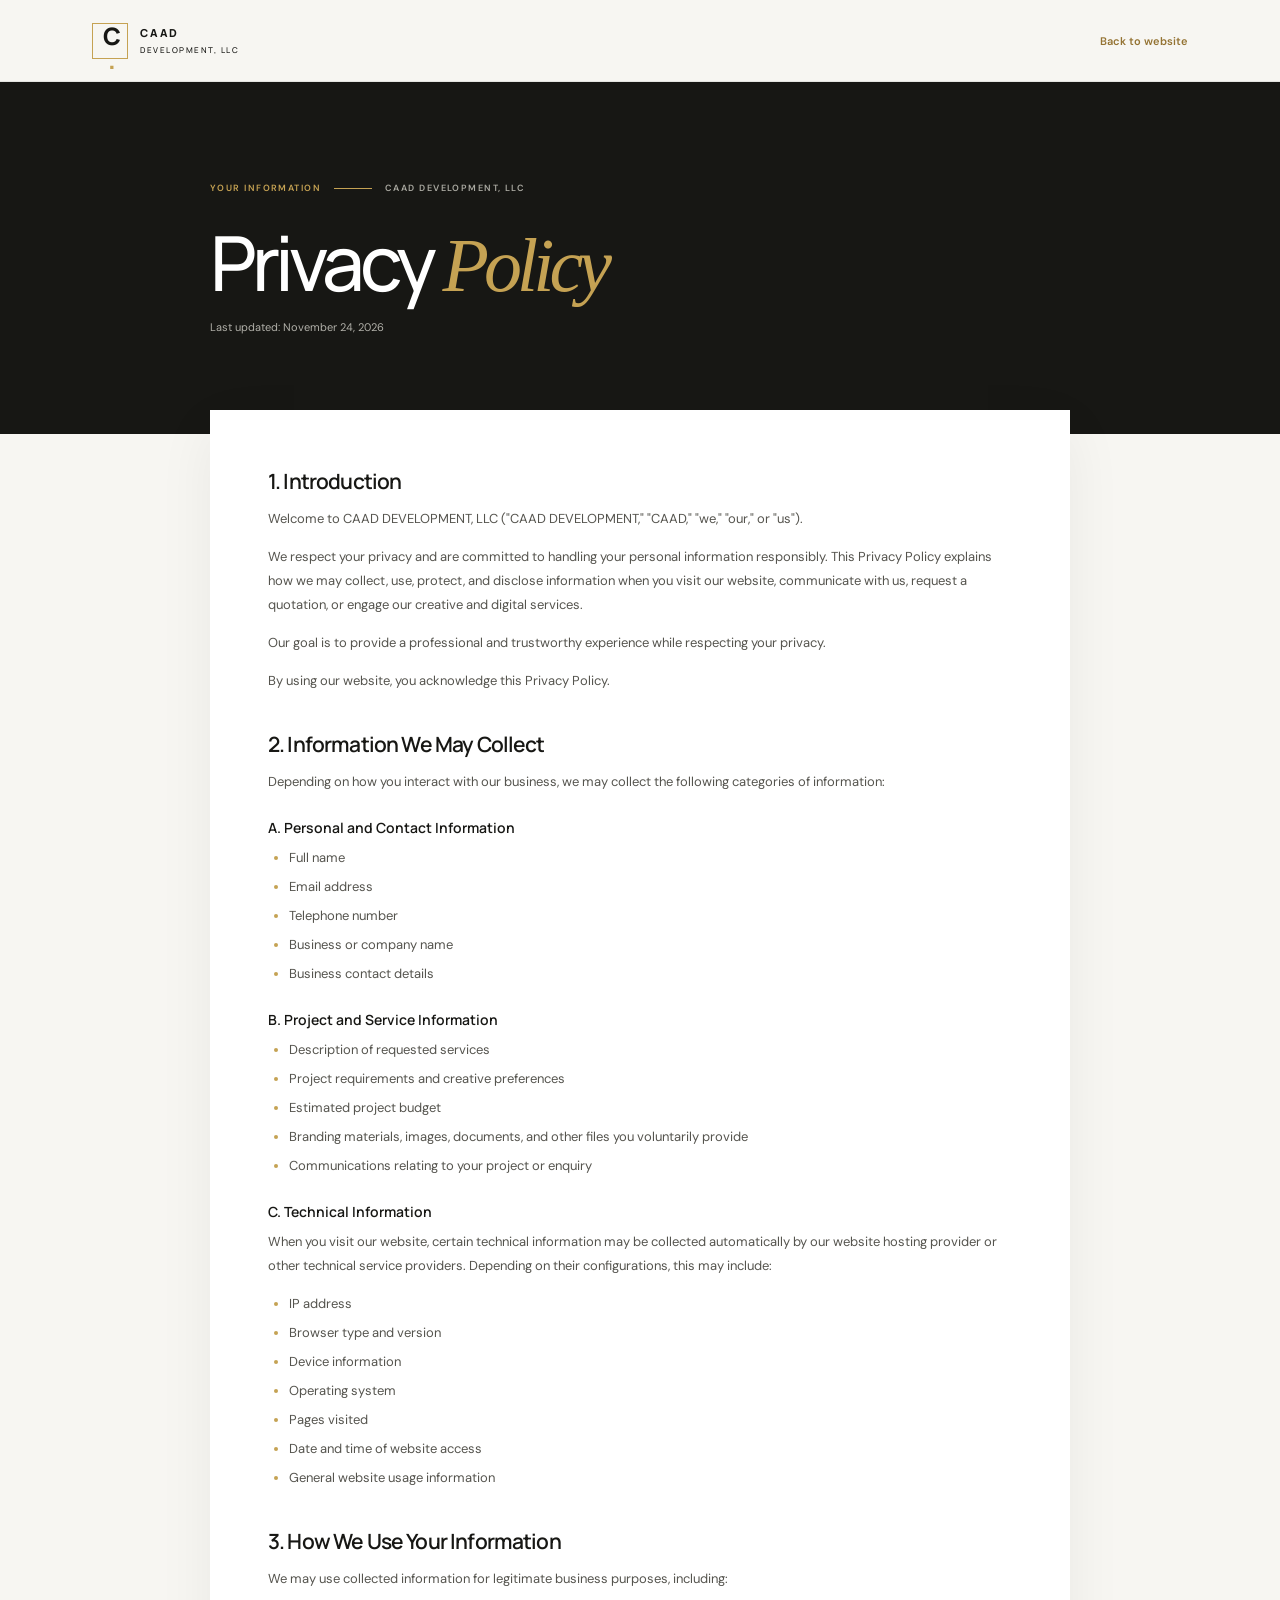
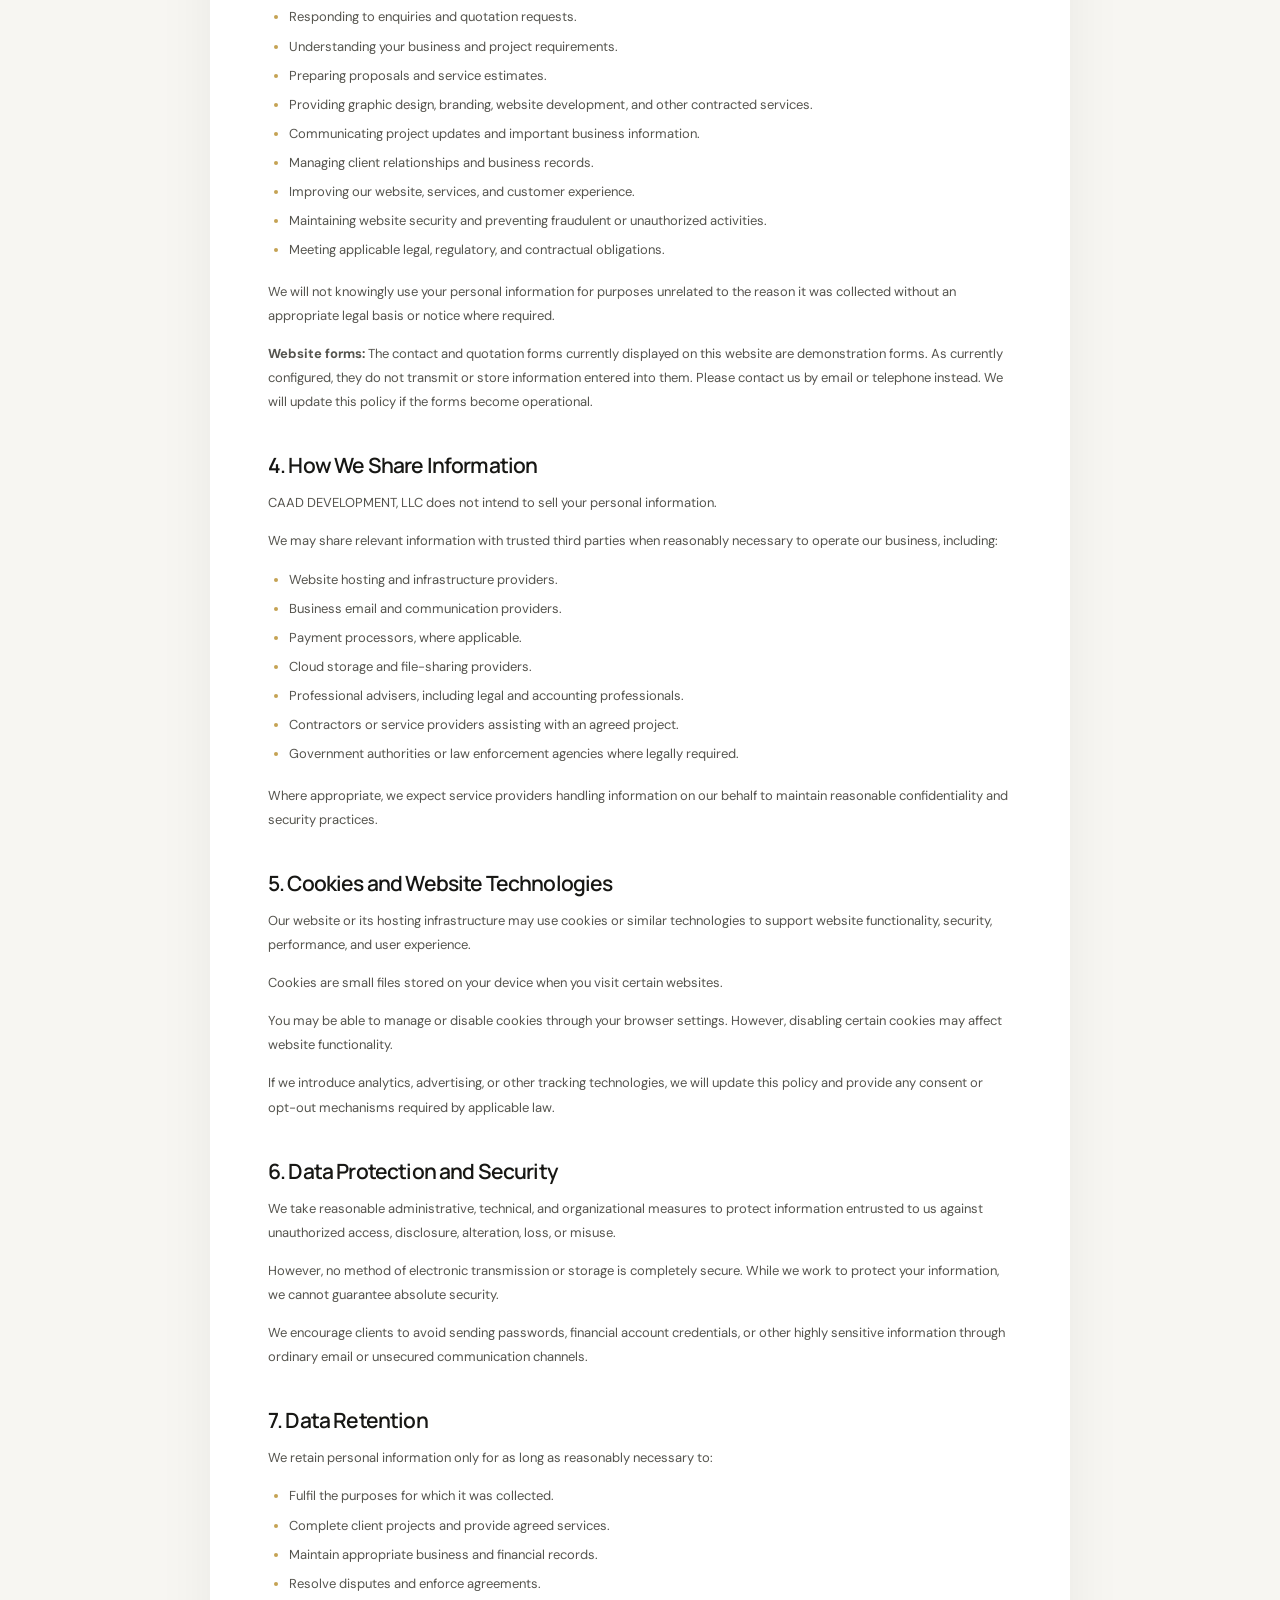
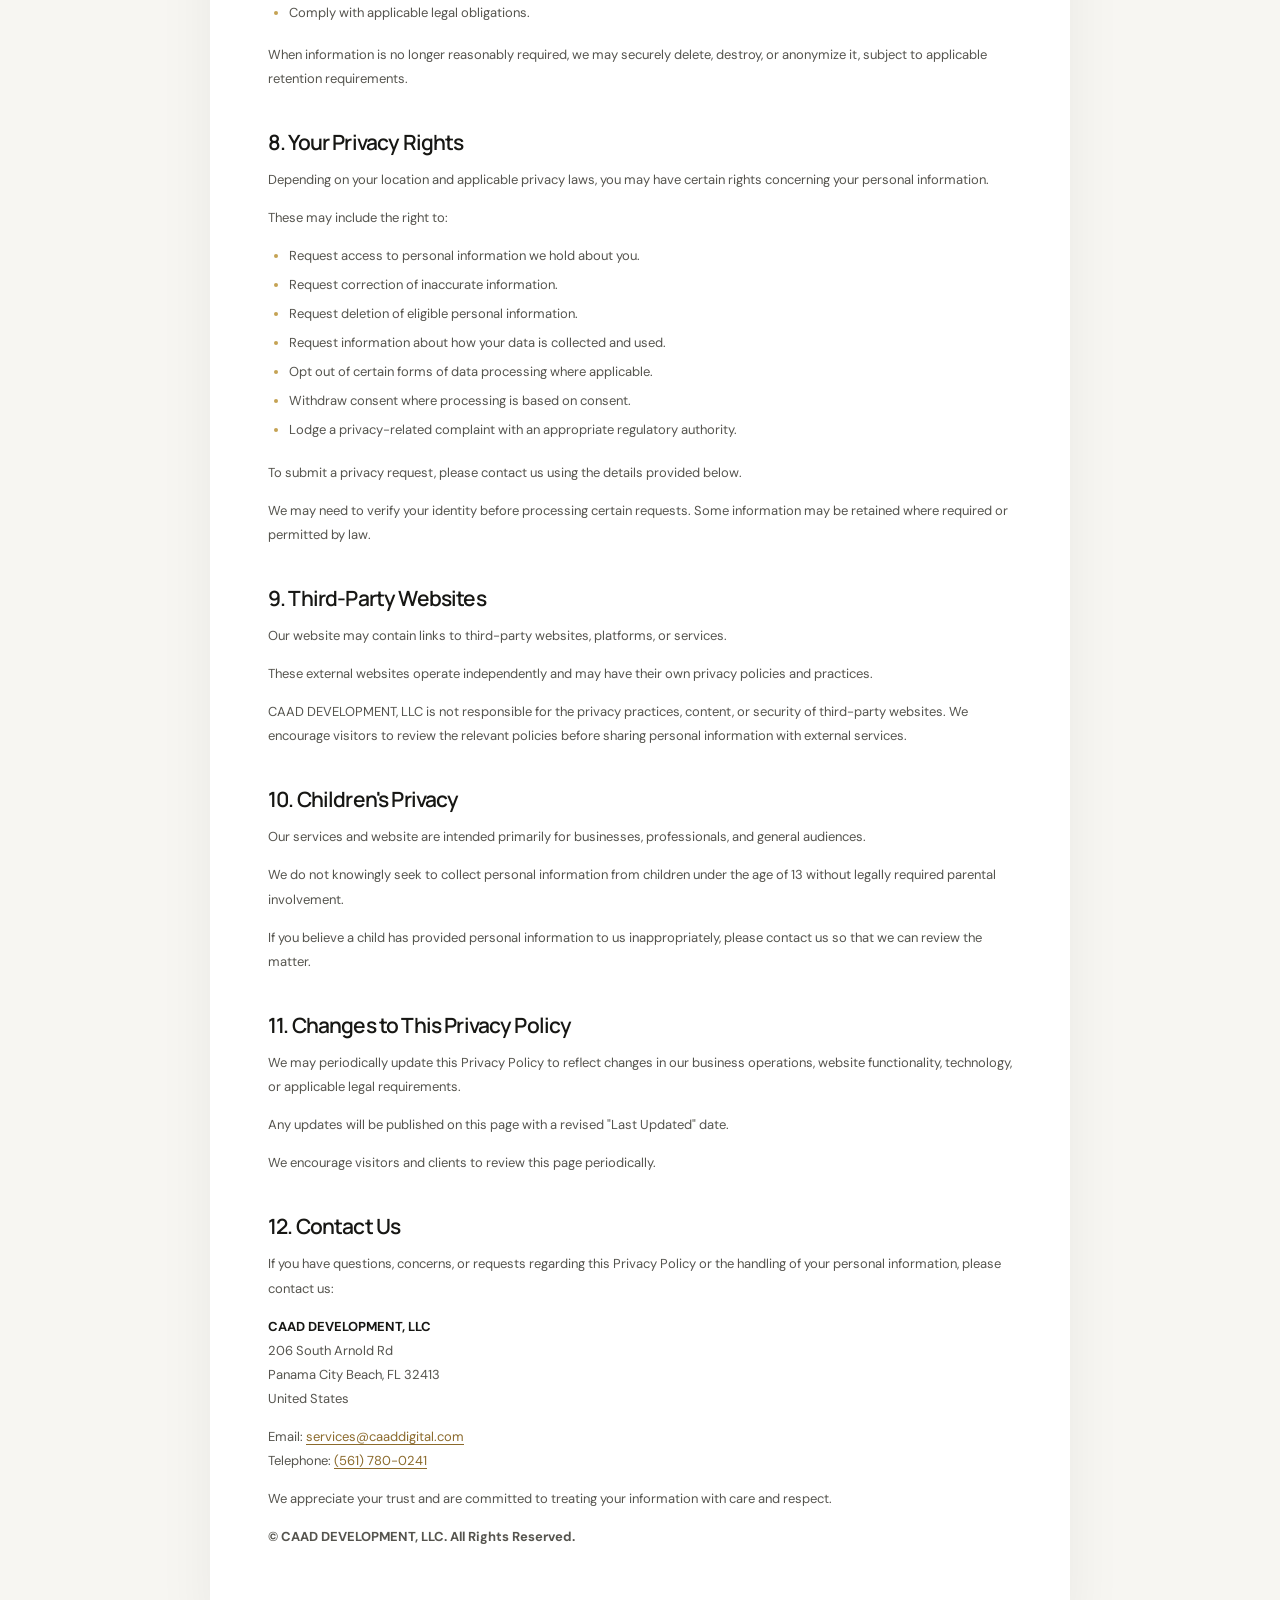
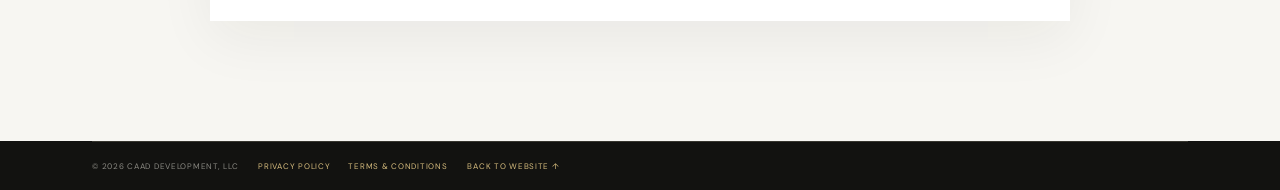
<file: privacy-policy/index.html>
<!doctype html>
<html lang="en">
  <head>
    <meta charset="utf-8">
    <meta name="viewport" content="width=device-width, initial-scale=1">
    <meta name="theme-color" content="#11110f">
    <meta name="description" content="Learn how CAAD DEVELOPMENT, LLC may collect, use, protect, and share personal information.">
    <title>Privacy Policy | CAAD DEVELOPMENT, LLC</title>
    <link rel="preconnect" href="https://fonts.googleapis.com">
    <link rel="preconnect" href="https://fonts.gstatic.com" crossorigin>
    <link href="https://fonts.googleapis.com/css2?family=DM+Sans:wght@400;500;600;700&family=Manrope:wght@400;500;600;700;800&display=swap" rel="stylesheet">
    <link rel="stylesheet" href="../styles.css">
  </head>
  <body class="legal-page">
    <a class="skip-link" href="#main">Skip to content</a>
    <header class="site-header legal-header">
      <a class="brand" href="../index.html" aria-label="CAAD Development home">
        <span class="brand-mark" aria-hidden="true">C<span>.</span></span>
        <span class="brand-name">CAAD <span>DEVELOPMENT, LLC</span></span>
      </a>
      <a class="legal-home-link" href="../index.html">Back to website</a>
    </header>
    <main id="main">
      <section class="legal-hero">
        <div class="legal-hero-inner">
          <div class="section-kicker"><span>YOUR INFORMATION</span><span class="kicker-rule"></span><span>CAAD DEVELOPMENT, LLC</span></div>
          <h1>Privacy <em>Policy</em></h1>
          <p class="legal-meta">Last updated: November 24, 2026</p>
        </div>
      </section>
      <div class="legal-main">
        <article class="legal-document">
          <h2>1. Introduction</h2>
          <p>Welcome to CAAD DEVELOPMENT, LLC ("CAAD DEVELOPMENT," "CAAD," "we," "our," or "us").</p>
          <p>We respect your privacy and are committed to handling your personal information responsibly. This Privacy Policy explains how we may collect, use, protect, and disclose information when you visit our website, communicate with us, request a quotation, or engage our creative and digital services.</p>
          <p>Our goal is to provide a professional and trustworthy experience while respecting your privacy.</p>
          <p>By using our website, you acknowledge this Privacy Policy.</p>

          <h2>2. Information We May Collect</h2>
          <p>Depending on how you interact with our business, we may collect the following categories of information:</p>
          <h3>A. Personal and Contact Information</h3>
          <ul><li>Full name</li><li>Email address</li><li>Telephone number</li><li>Business or company name</li><li>Business contact details</li></ul>
          <h3>B. Project and Service Information</h3>
          <ul><li>Description of requested services</li><li>Project requirements and creative preferences</li><li>Estimated project budget</li><li>Branding materials, images, documents, and other files you voluntarily provide</li><li>Communications relating to your project or enquiry</li></ul>
          <h3>C. Technical Information</h3>
          <p>When you visit our website, certain technical information may be collected automatically by our website hosting provider or other technical service providers. Depending on their configurations, this may include:</p>
          <ul><li>IP address</li><li>Browser type and version</li><li>Device information</li><li>Operating system</li><li>Pages visited</li><li>Date and time of website access</li><li>General website usage information</li></ul>

          <h2>3. How We Use Your Information</h2>
          <p>We may use collected information for legitimate business purposes, including:</p>
          <ul><li>Responding to enquiries and quotation requests.</li><li>Understanding your business and project requirements.</li><li>Preparing proposals and service estimates.</li><li>Providing graphic design, branding, website development, and other contracted services.</li><li>Communicating project updates and important business information.</li><li>Managing client relationships and business records.</li><li>Improving our website, services, and customer experience.</li><li>Maintaining website security and preventing fraudulent or unauthorized activities.</li><li>Meeting applicable legal, regulatory, and contractual obligations.</li></ul>
          <p>We will not knowingly use your personal information for purposes unrelated to the reason it was collected without an appropriate legal basis or notice where required.</p>
          <p><strong>Website forms:</strong> The contact and quotation forms currently displayed on this website are demonstration forms. As currently configured, they do not transmit or store information entered into them. Please contact us by email or telephone instead. We will update this policy if the forms become operational.</p>

          <h2>4. How We Share Information</h2>
          <p>CAAD DEVELOPMENT, LLC does not intend to sell your personal information.</p>
          <p>We may share relevant information with trusted third parties when reasonably necessary to operate our business, including:</p>
          <ul><li>Website hosting and infrastructure providers.</li><li>Business email and communication providers.</li><li>Payment processors, where applicable.</li><li>Cloud storage and file-sharing providers.</li><li>Professional advisers, including legal and accounting professionals.</li><li>Contractors or service providers assisting with an agreed project.</li><li>Government authorities or law enforcement agencies where legally required.</li></ul>
          <p>Where appropriate, we expect service providers handling information on our behalf to maintain reasonable confidentiality and security practices.</p>

          <h2>5. Cookies and Website Technologies</h2>
          <p>Our website or its hosting infrastructure may use cookies or similar technologies to support website functionality, security, performance, and user experience.</p>
          <p>Cookies are small files stored on your device when you visit certain websites.</p>
          <p>You may be able to manage or disable cookies through your browser settings. However, disabling certain cookies may affect website functionality.</p>
          <p>If we introduce analytics, advertising, or other tracking technologies, we will update this policy and provide any consent or opt-out mechanisms required by applicable law.</p>

          <h2>6. Data Protection and Security</h2>
          <p>We take reasonable administrative, technical, and organizational measures to protect information entrusted to us against unauthorized access, disclosure, alteration, loss, or misuse.</p>
          <p>However, no method of electronic transmission or storage is completely secure. While we work to protect your information, we cannot guarantee absolute security.</p>
          <p>We encourage clients to avoid sending passwords, financial account credentials, or other highly sensitive information through ordinary email or unsecured communication channels.</p>

          <h2>7. Data Retention</h2>
          <p>We retain personal information only for as long as reasonably necessary to:</p>
          <ul><li>Fulfil the purposes for which it was collected.</li><li>Complete client projects and provide agreed services.</li><li>Maintain appropriate business and financial records.</li><li>Resolve disputes and enforce agreements.</li><li>Comply with applicable legal obligations.</li></ul>
          <p>When information is no longer reasonably required, we may securely delete, destroy, or anonymize it, subject to applicable retention requirements.</p>

          <h2>8. Your Privacy Rights</h2>
          <p>Depending on your location and applicable privacy laws, you may have certain rights concerning your personal information.</p>
          <p>These may include the right to:</p>
          <ul><li>Request access to personal information we hold about you.</li><li>Request correction of inaccurate information.</li><li>Request deletion of eligible personal information.</li><li>Request information about how your data is collected and used.</li><li>Opt out of certain forms of data processing where applicable.</li><li>Withdraw consent where processing is based on consent.</li><li>Lodge a privacy-related complaint with an appropriate regulatory authority.</li></ul>
          <p>To submit a privacy request, please contact us using the details provided below.</p>
          <p>We may need to verify your identity before processing certain requests. Some information may be retained where required or permitted by law.</p>

          <h2>9. Third-Party Websites</h2>
          <p>Our website may contain links to third-party websites, platforms, or services.</p>
          <p>These external websites operate independently and may have their own privacy policies and practices.</p>
          <p>CAAD DEVELOPMENT, LLC is not responsible for the privacy practices, content, or security of third-party websites. We encourage visitors to review the relevant policies before sharing personal information with external services.</p>

          <h2>10. Children's Privacy</h2>
          <p>Our services and website are intended primarily for businesses, professionals, and general audiences.</p>
          <p>We do not knowingly seek to collect personal information from children under the age of 13 without legally required parental involvement.</p>
          <p>If you believe a child has provided personal information to us inappropriately, please contact us so that we can review the matter.</p>

          <h2>11. Changes to This Privacy Policy</h2>
          <p>We may periodically update this Privacy Policy to reflect changes in our business operations, website functionality, technology, or applicable legal requirements.</p>
          <p>Any updates will be published on this page with a revised "Last Updated" date.</p>
          <p>We encourage visitors and clients to review this page periodically.</p>

          <h2>12. Contact Us</h2>
          <p>If you have questions, concerns, or requests regarding this Privacy Policy or the handling of your personal information, please contact us:</p>
          <p class="legal-contact"><strong>CAAD DEVELOPMENT, LLC</strong><br>206 South Arnold Rd<br>Panama City Beach, FL 32413<br>United States</p>
          <p>Email: <a href="mailto:services@caaddigital.com">services@caaddigital.com</a><br>Telephone: <a href="tel:+15617800241">(561) 780-0241</a></p>
          <p>We appreciate your trust and are committed to treating your information with care and respect.</p>
          <p><strong>© CAAD DEVELOPMENT, LLC. All Rights Reserved.</strong></p>
        </article>
      </div>
    </main>
    <footer class="site-footer legal-footer">
      <div class="footer-bottom"><span>© 2026 CAAD DEVELOPMENT, LLC</span><nav class="legal-links" aria-label="Legal"><a href="./">Privacy Policy</a><a href="../terms-and-conditions/">Terms &amp; Conditions</a></nav><a href="../index.html">Back to website ↑</a></div>
    </footer>
  </body>
</html>
</file>
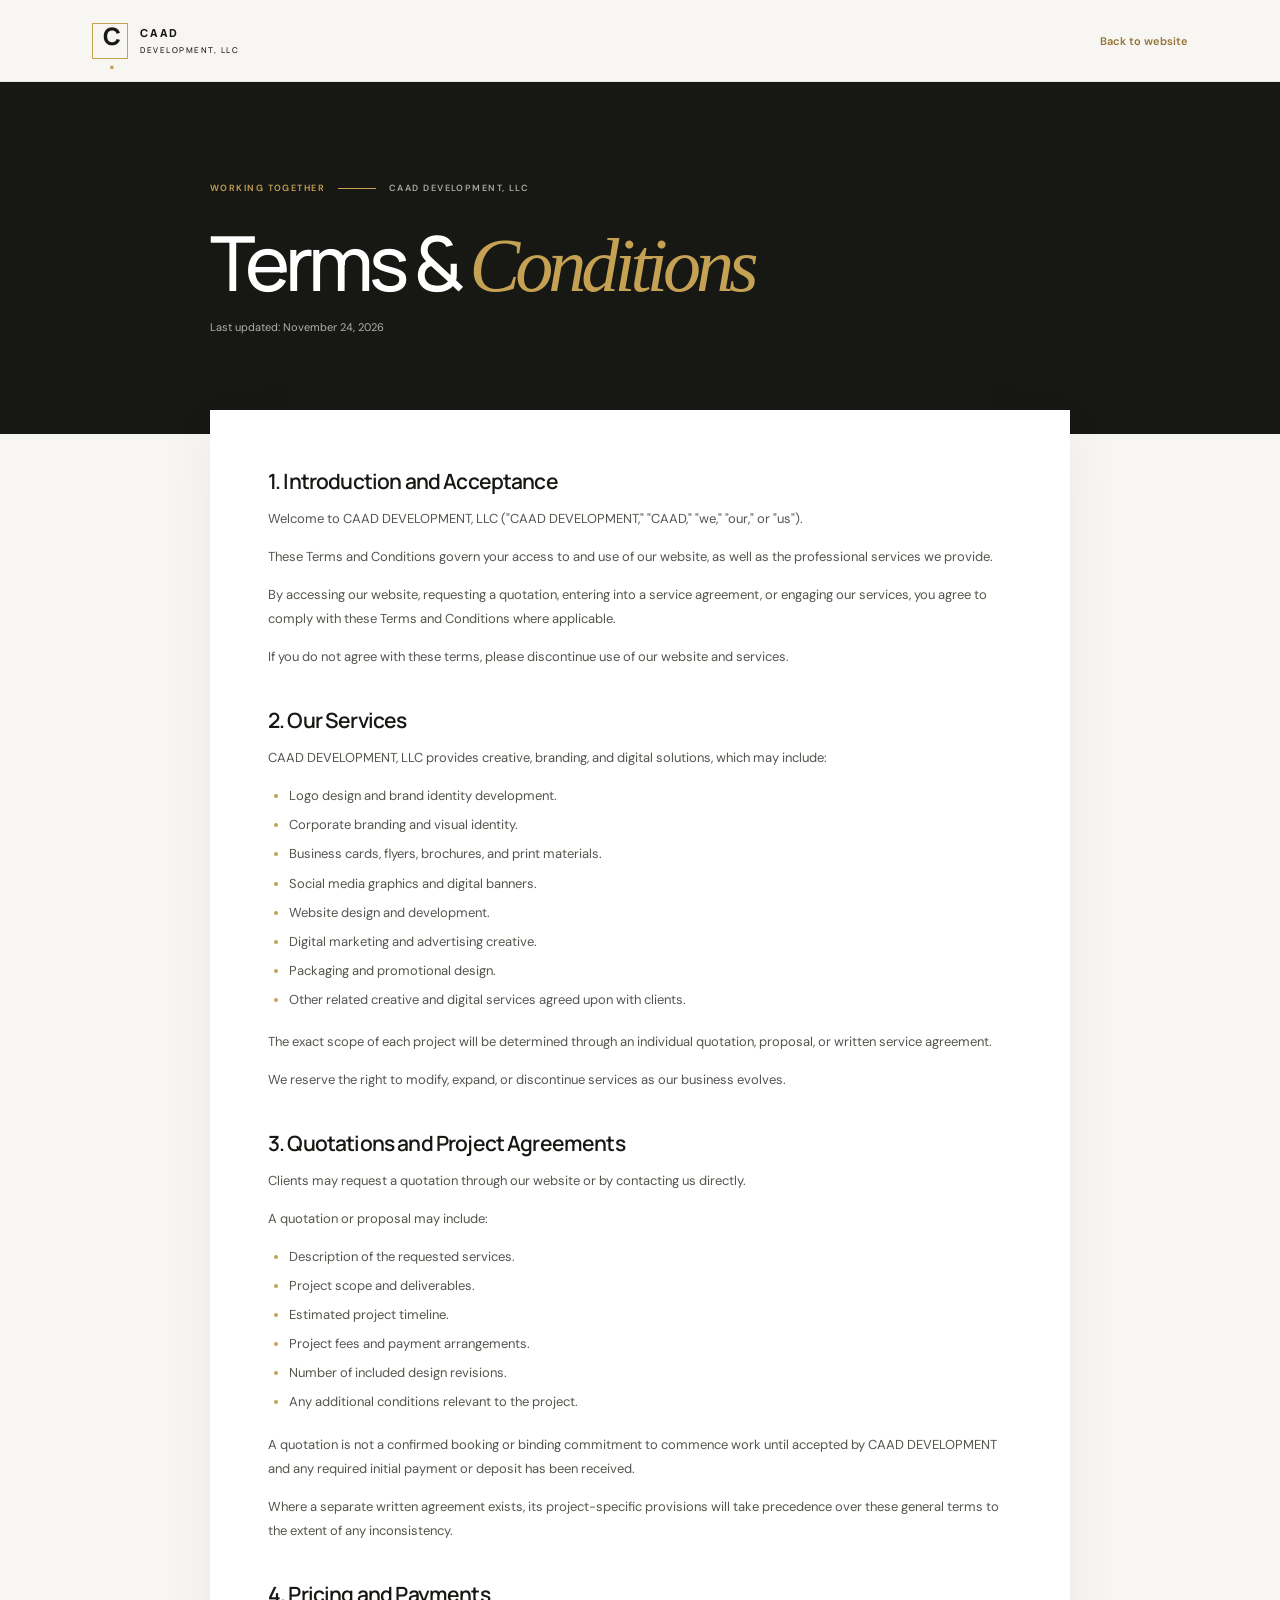
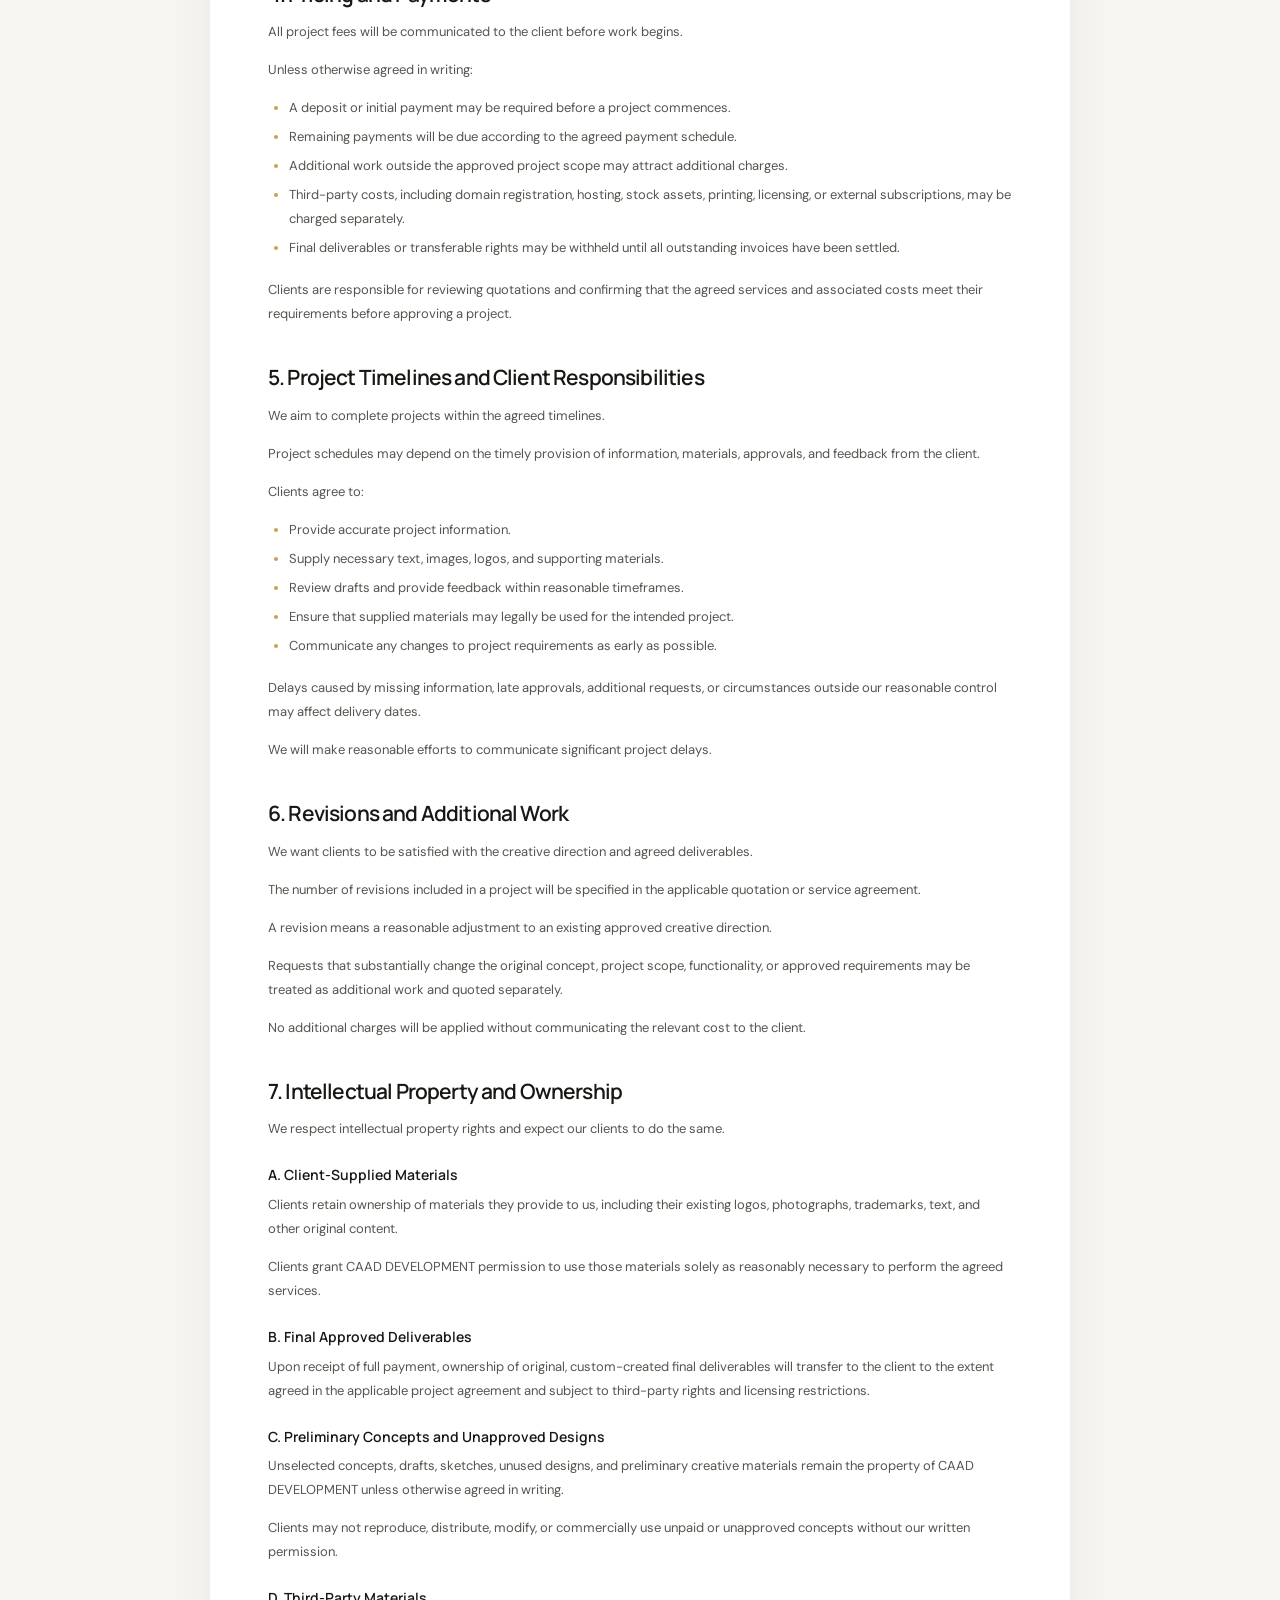
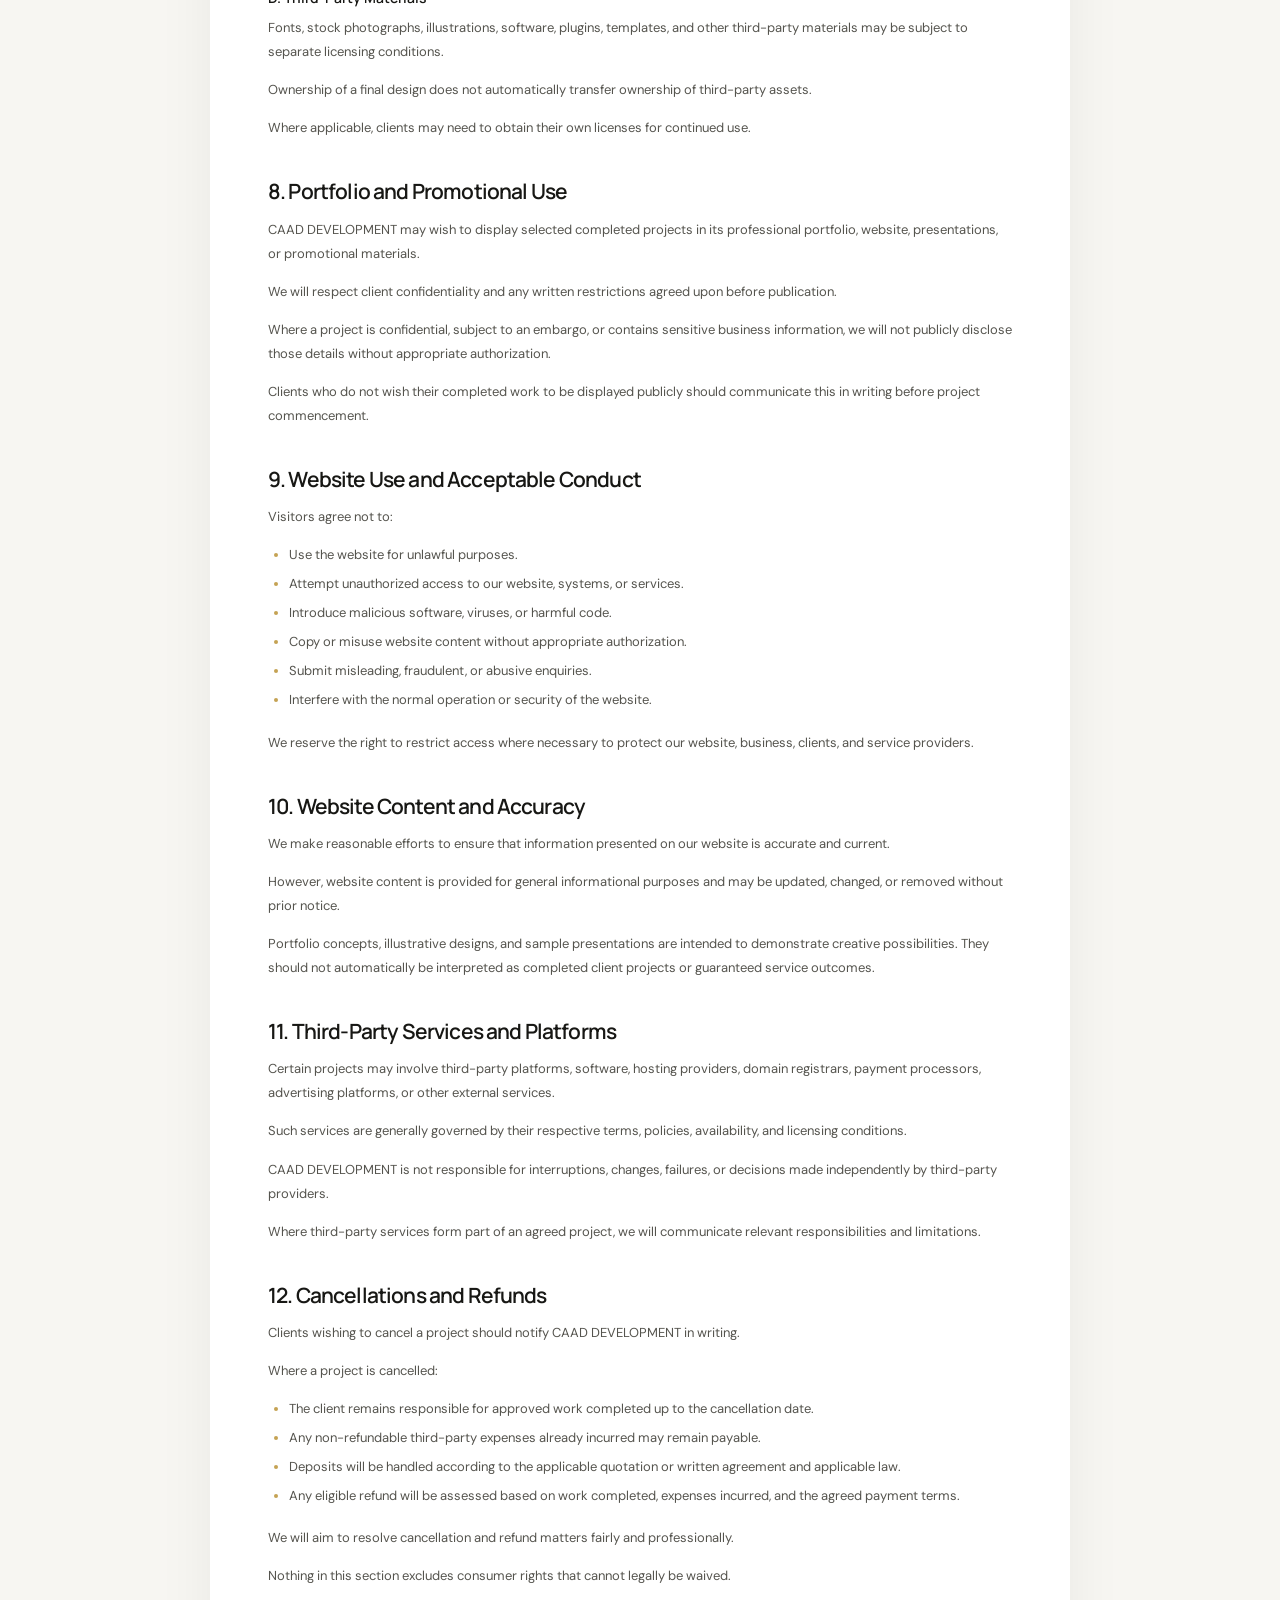
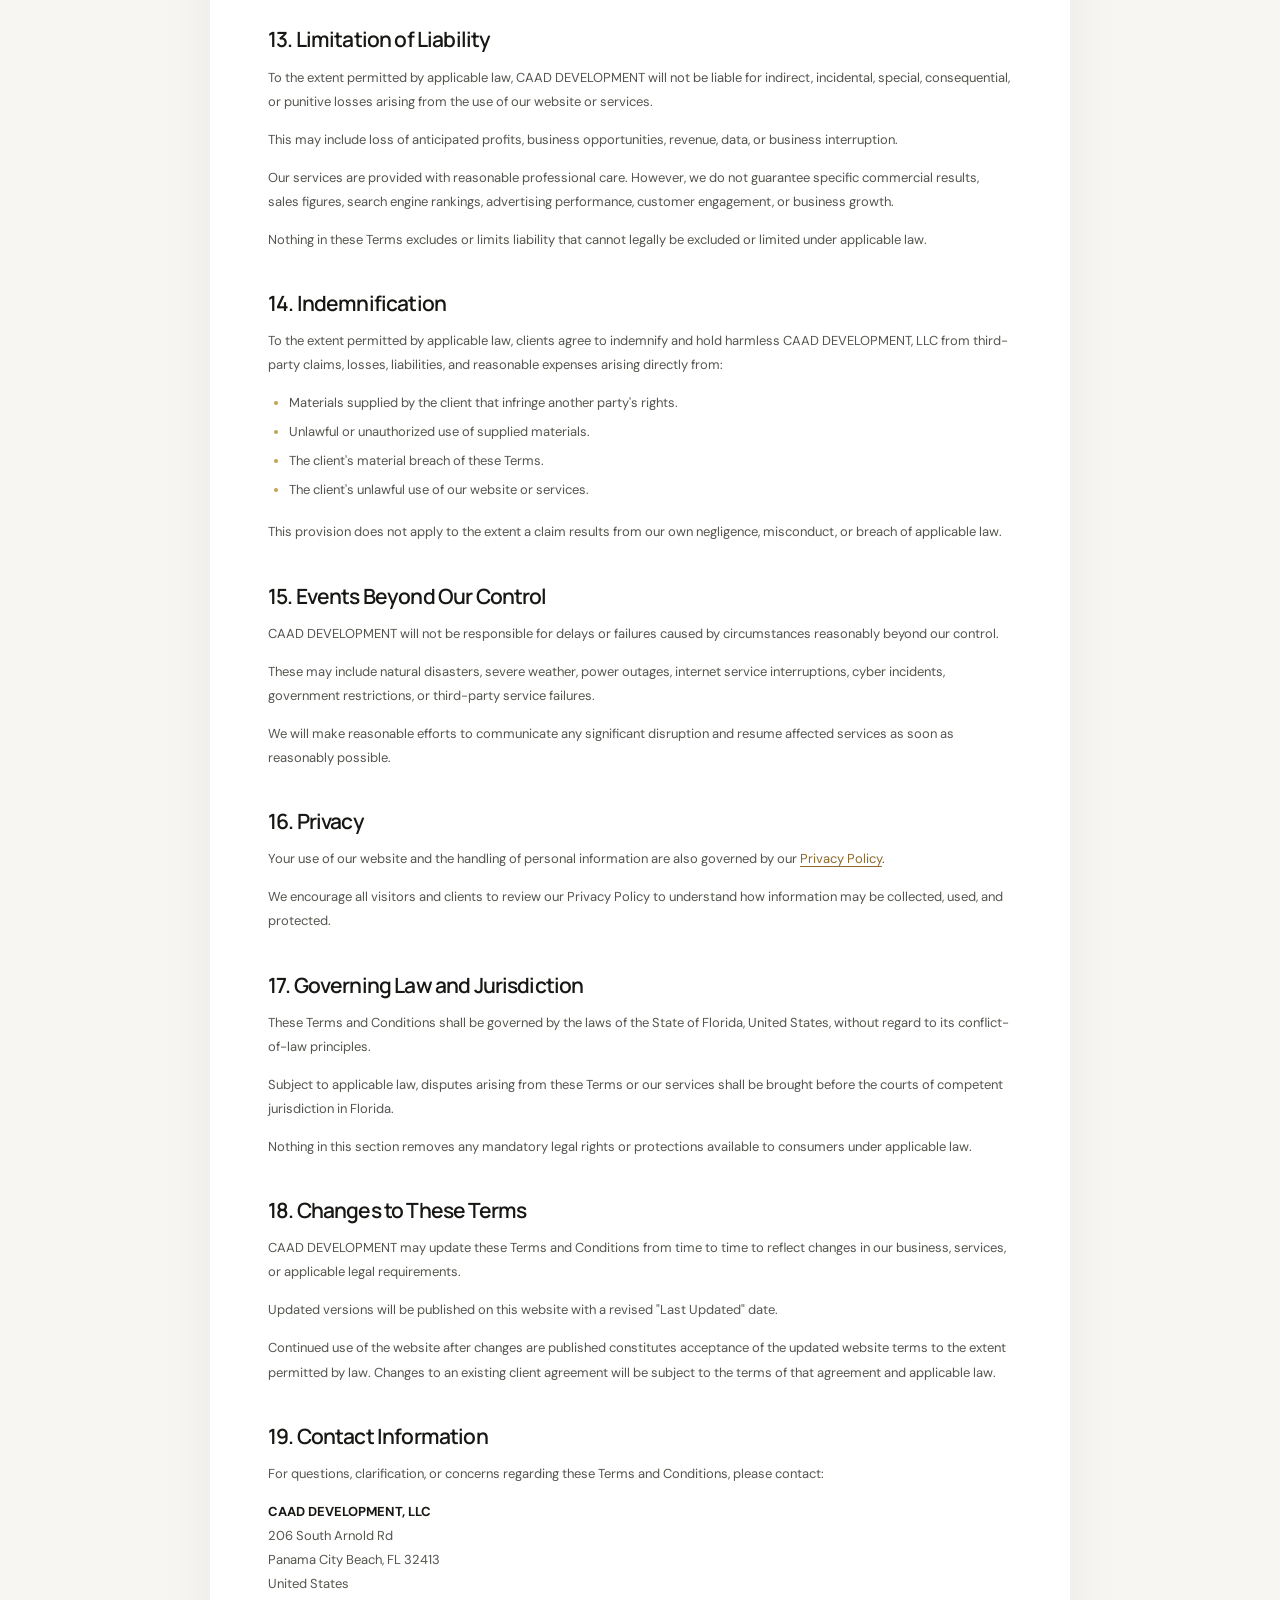
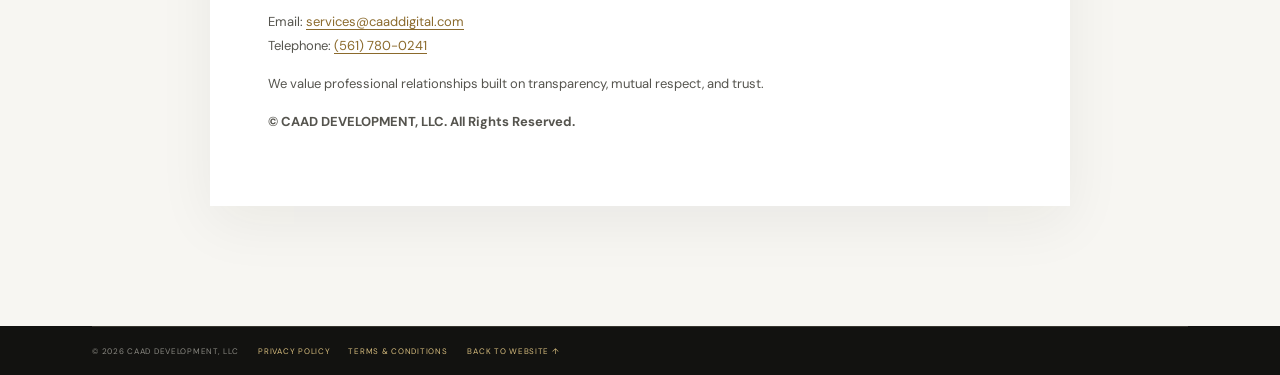
<file: terms-and-conditions/index.html>
<!doctype html>
<html lang="en">
  <head>
    <meta charset="utf-8">
    <meta name="viewport" content="width=device-width, initial-scale=1">
    <meta name="theme-color" content="#11110f">
    <meta name="description" content="Review the terms and conditions for the website and services of CAAD DEVELOPMENT, LLC.">
    <title>Terms &amp; Conditions | CAAD DEVELOPMENT, LLC</title>
    <link rel="preconnect" href="https://fonts.googleapis.com">
    <link rel="preconnect" href="https://fonts.gstatic.com" crossorigin>
    <link href="https://fonts.googleapis.com/css2?family=DM+Sans:wght@400;500;600;700&family=Manrope:wght@400;500;600;700;800&display=swap" rel="stylesheet">
    <link rel="stylesheet" href="../styles.css">
  </head>
  <body class="legal-page">
    <a class="skip-link" href="#main">Skip to content</a>
    <header class="site-header legal-header">
      <a class="brand" href="../index.html" aria-label="CAAD Development home">
        <span class="brand-mark" aria-hidden="true">C<span>.</span></span>
        <span class="brand-name">CAAD <span>DEVELOPMENT, LLC</span></span>
      </a>
      <a class="legal-home-link" href="../index.html">Back to website</a>
    </header>
    <main id="main">
      <section class="legal-hero">
        <div class="legal-hero-inner">
          <div class="section-kicker"><span>WORKING TOGETHER</span><span class="kicker-rule"></span><span>CAAD DEVELOPMENT, LLC</span></div>
          <h1>Terms &amp; <em>Conditions</em></h1>
          <p class="legal-meta">Last updated: November 24, 2026</p>
        </div>
      </section>
      <div class="legal-main">
        <article class="legal-document">
          <h2>1. Introduction and Acceptance</h2>
          <p>Welcome to CAAD DEVELOPMENT, LLC ("CAAD DEVELOPMENT," "CAAD," "we," "our," or "us").</p>
          <p>These Terms and Conditions govern your access to and use of our website, as well as the professional services we provide.</p>
          <p>By accessing our website, requesting a quotation, entering into a service agreement, or engaging our services, you agree to comply with these Terms and Conditions where applicable.</p>
          <p>If you do not agree with these terms, please discontinue use of our website and services.</p>

          <h2>2. Our Services</h2>
          <p>CAAD DEVELOPMENT, LLC provides creative, branding, and digital solutions, which may include:</p>
          <ul><li>Logo design and brand identity development.</li><li>Corporate branding and visual identity.</li><li>Business cards, flyers, brochures, and print materials.</li><li>Social media graphics and digital banners.</li><li>Website design and development.</li><li>Digital marketing and advertising creative.</li><li>Packaging and promotional design.</li><li>Other related creative and digital services agreed upon with clients.</li></ul>
          <p>The exact scope of each project will be determined through an individual quotation, proposal, or written service agreement.</p>
          <p>We reserve the right to modify, expand, or discontinue services as our business evolves.</p>

          <h2>3. Quotations and Project Agreements</h2>
          <p>Clients may request a quotation through our website or by contacting us directly.</p>
          <p>A quotation or proposal may include:</p>
          <ul><li>Description of the requested services.</li><li>Project scope and deliverables.</li><li>Estimated project timeline.</li><li>Project fees and payment arrangements.</li><li>Number of included design revisions.</li><li>Any additional conditions relevant to the project.</li></ul>
          <p>A quotation is not a confirmed booking or binding commitment to commence work until accepted by CAAD DEVELOPMENT and any required initial payment or deposit has been received.</p>
          <p>Where a separate written agreement exists, its project-specific provisions will take precedence over these general terms to the extent of any inconsistency.</p>

          <h2>4. Pricing and Payments</h2>
          <p>All project fees will be communicated to the client before work begins.</p>
          <p>Unless otherwise agreed in writing:</p>
          <ul><li>A deposit or initial payment may be required before a project commences.</li><li>Remaining payments will be due according to the agreed payment schedule.</li><li>Additional work outside the approved project scope may attract additional charges.</li><li>Third-party costs, including domain registration, hosting, stock assets, printing, licensing, or external subscriptions, may be charged separately.</li><li>Final deliverables or transferable rights may be withheld until all outstanding invoices have been settled.</li></ul>
          <p>Clients are responsible for reviewing quotations and confirming that the agreed services and associated costs meet their requirements before approving a project.</p>

          <h2>5. Project Timelines and Client Responsibilities</h2>
          <p>We aim to complete projects within the agreed timelines.</p>
          <p>Project schedules may depend on the timely provision of information, materials, approvals, and feedback from the client.</p>
          <p>Clients agree to:</p>
          <ul><li>Provide accurate project information.</li><li>Supply necessary text, images, logos, and supporting materials.</li><li>Review drafts and provide feedback within reasonable timeframes.</li><li>Ensure that supplied materials may legally be used for the intended project.</li><li>Communicate any changes to project requirements as early as possible.</li></ul>
          <p>Delays caused by missing information, late approvals, additional requests, or circumstances outside our reasonable control may affect delivery dates.</p>
          <p>We will make reasonable efforts to communicate significant project delays.</p>

          <h2>6. Revisions and Additional Work</h2>
          <p>We want clients to be satisfied with the creative direction and agreed deliverables.</p>
          <p>The number of revisions included in a project will be specified in the applicable quotation or service agreement.</p>
          <p>A revision means a reasonable adjustment to an existing approved creative direction.</p>
          <p>Requests that substantially change the original concept, project scope, functionality, or approved requirements may be treated as additional work and quoted separately.</p>
          <p>No additional charges will be applied without communicating the relevant cost to the client.</p>

          <h2>7. Intellectual Property and Ownership</h2>
          <p>We respect intellectual property rights and expect our clients to do the same.</p>
          <h3>A. Client-Supplied Materials</h3>
          <p>Clients retain ownership of materials they provide to us, including their existing logos, photographs, trademarks, text, and other original content.</p>
          <p>Clients grant CAAD DEVELOPMENT permission to use those materials solely as reasonably necessary to perform the agreed services.</p>
          <h3>B. Final Approved Deliverables</h3>
          <p>Upon receipt of full payment, ownership of original, custom-created final deliverables will transfer to the client to the extent agreed in the applicable project agreement and subject to third-party rights and licensing restrictions.</p>
          <h3>C. Preliminary Concepts and Unapproved Designs</h3>
          <p>Unselected concepts, drafts, sketches, unused designs, and preliminary creative materials remain the property of CAAD DEVELOPMENT unless otherwise agreed in writing.</p>
          <p>Clients may not reproduce, distribute, modify, or commercially use unpaid or unapproved concepts without our written permission.</p>
          <h3>D. Third-Party Materials</h3>
          <p>Fonts, stock photographs, illustrations, software, plugins, templates, and other third-party materials may be subject to separate licensing conditions.</p>
          <p>Ownership of a final design does not automatically transfer ownership of third-party assets.</p>
          <p>Where applicable, clients may need to obtain their own licenses for continued use.</p>

          <h2>8. Portfolio and Promotional Use</h2>
          <p>CAAD DEVELOPMENT may wish to display selected completed projects in its professional portfolio, website, presentations, or promotional materials.</p>
          <p>We will respect client confidentiality and any written restrictions agreed upon before publication.</p>
          <p>Where a project is confidential, subject to an embargo, or contains sensitive business information, we will not publicly disclose those details without appropriate authorization.</p>
          <p>Clients who do not wish their completed work to be displayed publicly should communicate this in writing before project commencement.</p>

          <h2>9. Website Use and Acceptable Conduct</h2>
          <p>Visitors agree not to:</p>
          <ul><li>Use the website for unlawful purposes.</li><li>Attempt unauthorized access to our website, systems, or services.</li><li>Introduce malicious software, viruses, or harmful code.</li><li>Copy or misuse website content without appropriate authorization.</li><li>Submit misleading, fraudulent, or abusive enquiries.</li><li>Interfere with the normal operation or security of the website.</li></ul>
          <p>We reserve the right to restrict access where necessary to protect our website, business, clients, and service providers.</p>

          <h2>10. Website Content and Accuracy</h2>
          <p>We make reasonable efforts to ensure that information presented on our website is accurate and current.</p>
          <p>However, website content is provided for general informational purposes and may be updated, changed, or removed without prior notice.</p>
          <p>Portfolio concepts, illustrative designs, and sample presentations are intended to demonstrate creative possibilities. They should not automatically be interpreted as completed client projects or guaranteed service outcomes.</p>

          <h2>11. Third-Party Services and Platforms</h2>
          <p>Certain projects may involve third-party platforms, software, hosting providers, domain registrars, payment processors, advertising platforms, or other external services.</p>
          <p>Such services are generally governed by their respective terms, policies, availability, and licensing conditions.</p>
          <p>CAAD DEVELOPMENT is not responsible for interruptions, changes, failures, or decisions made independently by third-party providers.</p>
          <p>Where third-party services form part of an agreed project, we will communicate relevant responsibilities and limitations.</p>

          <h2>12. Cancellations and Refunds</h2>
          <p>Clients wishing to cancel a project should notify CAAD DEVELOPMENT in writing.</p>
          <p>Where a project is cancelled:</p>
          <ul><li>The client remains responsible for approved work completed up to the cancellation date.</li><li>Any non-refundable third-party expenses already incurred may remain payable.</li><li>Deposits will be handled according to the applicable quotation or written agreement and applicable law.</li><li>Any eligible refund will be assessed based on work completed, expenses incurred, and the agreed payment terms.</li></ul>
          <p>We will aim to resolve cancellation and refund matters fairly and professionally.</p>
          <p>Nothing in this section excludes consumer rights that cannot legally be waived.</p>

          <h2>13. Limitation of Liability</h2>
          <p>To the extent permitted by applicable law, CAAD DEVELOPMENT will not be liable for indirect, incidental, special, consequential, or punitive losses arising from the use of our website or services.</p>
          <p>This may include loss of anticipated profits, business opportunities, revenue, data, or business interruption.</p>
          <p>Our services are provided with reasonable professional care. However, we do not guarantee specific commercial results, sales figures, search engine rankings, advertising performance, customer engagement, or business growth.</p>
          <p>Nothing in these Terms excludes or limits liability that cannot legally be excluded or limited under applicable law.</p>

          <h2>14. Indemnification</h2>
          <p>To the extent permitted by applicable law, clients agree to indemnify and hold harmless CAAD DEVELOPMENT, LLC from third-party claims, losses, liabilities, and reasonable expenses arising directly from:</p>
          <ul><li>Materials supplied by the client that infringe another party's rights.</li><li>Unlawful or unauthorized use of supplied materials.</li><li>The client's material breach of these Terms.</li><li>The client's unlawful use of our website or services.</li></ul>
          <p>This provision does not apply to the extent a claim results from our own negligence, misconduct, or breach of applicable law.</p>

          <h2>15. Events Beyond Our Control</h2>
          <p>CAAD DEVELOPMENT will not be responsible for delays or failures caused by circumstances reasonably beyond our control.</p>
          <p>These may include natural disasters, severe weather, power outages, internet service interruptions, cyber incidents, government restrictions, or third-party service failures.</p>
          <p>We will make reasonable efforts to communicate any significant disruption and resume affected services as soon as reasonably possible.</p>

          <h2>16. Privacy</h2>
          <p>Your use of our website and the handling of personal information are also governed by our <a href="../privacy-policy/">Privacy Policy</a>.</p>
          <p>We encourage all visitors and clients to review our Privacy Policy to understand how information may be collected, used, and protected.</p>

          <h2>17. Governing Law and Jurisdiction</h2>
          <p>These Terms and Conditions shall be governed by the laws of the State of Florida, United States, without regard to its conflict-of-law principles.</p>
          <p>Subject to applicable law, disputes arising from these Terms or our services shall be brought before the courts of competent jurisdiction in Florida.</p>
          <p>Nothing in this section removes any mandatory legal rights or protections available to consumers under applicable law.</p>

          <h2>18. Changes to These Terms</h2>
          <p>CAAD DEVELOPMENT may update these Terms and Conditions from time to time to reflect changes in our business, services, or applicable legal requirements.</p>
          <p>Updated versions will be published on this website with a revised "Last Updated" date.</p>
          <p>Continued use of the website after changes are published constitutes acceptance of the updated website terms to the extent permitted by law. Changes to an existing client agreement will be subject to the terms of that agreement and applicable law.</p>

          <h2>19. Contact Information</h2>
          <p>For questions, clarification, or concerns regarding these Terms and Conditions, please contact:</p>
          <p class="legal-contact"><strong>CAAD DEVELOPMENT, LLC</strong><br>206 South Arnold Rd<br>Panama City Beach, FL 32413<br>United States</p>
          <p>Email: <a href="mailto:services@caaddigital.com">services@caaddigital.com</a><br>Telephone: <a href="tel:+15617800241">(561) 780-0241</a></p>
          <p>We value professional relationships built on transparency, mutual respect, and trust.</p>
          <p><strong>© CAAD DEVELOPMENT, LLC. All Rights Reserved.</strong></p>
        </article>
      </div>
    </main>
    <footer class="site-footer legal-footer">
      <div class="footer-bottom"><span>© 2026 CAAD DEVELOPMENT, LLC</span><nav class="legal-links" aria-label="Legal"><a href="../privacy-policy/">Privacy Policy</a><a href="./">Terms &amp; Conditions</a></nav><a href="../index.html">Back to website ↑</a></div>
    </footer>
  </body>
</html>
</file>
<file: styles.css>
:root {
  color-scheme: light;
  --ink: #171714;
  --ink-soft: #272722;
  --paper: #f7f6f2;
  --white: #fff;
  --gold: #c5a253;
  --gold-light: #d7bd7e;
  --muted: #85847d;
  --line: #deddd7;
  --serif: Georgia, "Times New Roman", serif;
  --sans: "DM Sans", Arial, sans-serif;
  --display: "Manrope", "DM Sans", Arial, sans-serif;
  --page-pad: clamp(24px, 7.2vw, 112px);
}

* { box-sizing: border-box; }
html { scroll-behavior: smooth; scroll-padding-top: 84px; }
body { margin: 0; background: var(--paper); color: var(--ink); font-family: var(--sans); font-size: 15px; -webkit-font-smoothing: antialiased; }
img { display: block; width: 100%; }
a { color: inherit; text-decoration: none; }
button, input, select, textarea { font: inherit; }
button, a { -webkit-tap-highlight-color: transparent; }
::selection { color: var(--ink); background: var(--gold-light); }
.skip-link { position: fixed; z-index: 99; top: 10px; left: 10px; padding: 12px 16px; background: var(--white); transform: translateY(-160%); }
.skip-link:focus { transform: translateY(0); }

.site-header { position: sticky; z-index: 20; top: 0; display: flex; height: 82px; align-items: center; justify-content: space-between; padding: 0 var(--page-pad); background: rgba(247, 246, 242, .96); border-bottom: 1px solid rgba(23, 23, 20, .08); backdrop-filter: blur(14px); }
.brand { display: inline-flex; align-items: center; gap: 12px; }
.brand-mark { display: grid; width: 36px; height: 36px; place-items: center; border: 1px solid var(--gold); color: var(--ink); font: 800 24px/1 var(--display); letter-spacing: -3px; }
.brand-mark span { color: var(--gold); }
.brand-name { font: 800 11px/1.35 var(--display); letter-spacing: .16em; }
.brand-name span { display: block; margin-top: 4px; font-size: 8px; font-weight: 500; letter-spacing: .19em; }
.primary-nav { display: flex; align-items: center; gap: clamp(17px, 2.3vw, 34px); }
.primary-nav > a:not(.nav-cta) { position: relative; font-size: 11px; font-weight: 600; transition: color .2s ease; }
.primary-nav > a:not(.nav-cta)::after { position: absolute; right: 0; bottom: -7px; left: 0; height: 1px; background: var(--gold); content: ""; transform: scaleX(0); transform-origin: left; transition: transform .25s ease; }
.primary-nav > a:not(.nav-cta):hover { color: #947333; }
.primary-nav > a:not(.nav-cta):hover::after { transform: scaleX(1); }
.nav-cta { padding: 13px 17px; background: var(--ink); color: var(--white); font-size: 11px; font-weight: 600; transition: background .2s ease; }
.nav-cta:hover { background: #37362e; }
.nav-cta span { margin-left: 12px; color: var(--gold-light); }
.menu-toggle { display: none; }

.hero { position: relative; display: grid; min-height: min(760px, calc(100svh - 82px)); grid-template-columns: 1fr 1fr; overflow: hidden; background: var(--ink); color: var(--white); }
.hero::before { position: absolute; top: 0; bottom: 0; left: 49%; width: 1px; background: rgba(255,255,255,.1); content: ""; }
.hero-grain { position: absolute; inset: 0; pointer-events: none; opacity: .14; background-image: url("data:image/svg+xml,%3Csvg viewBox='0 0 180 180' xmlns='http://www.w3.org/2000/svg'%3E%3Cfilter id='n'%3E%3CfeTurbulence type='fractalNoise' baseFrequency='.9' numOctaves='3' stitchTiles='stitch'/%3E%3C/filter%3E%3Crect width='100%25' height='100%25' filter='url(%23n)' opacity='.16'/%3E%3C/svg%3E"); }
.hero-copy { position: relative; z-index: 1; align-self: center; max-width: 700px; padding: 78px 5vw 112px var(--page-pad); }
.eyebrow { margin: 0 0 30px; color: var(--gold-light); font-size: 9px; font-weight: 600; letter-spacing: .19em; text-transform: uppercase; }
.eyebrow-line { display: inline-block; width: 28px; height: 1px; margin: 0 10px 3px 0; background: var(--gold); }
.hero h1, h2 { margin: 0; font: 500 clamp(54px, 7.15vw, 105px)/.99 var(--display); letter-spacing: -.075em; }
.hero h1 { font-size: clamp(42px, 4.55vw, 66px); line-height: 1.08; letter-spacing: -.065em; }
.hero h1 em, h2 em { color: var(--gold); font-family: var(--serif); font-weight: 400; letter-spacing: -.07em; }
.hero-intro { max-width: 440px; margin: 27px 0 30px; color: #c1c0b9; font-size: 14px; line-height: 1.85; }
.hero-actions { display: flex; align-items: center; flex-wrap: wrap; gap: 24px; }
.button { display: inline-flex; min-height: 50px; align-items: center; justify-content: center; gap: 30px; padding: 0 19px; border: 1px solid transparent; cursor: pointer; font-size: 11px; font-weight: 700; transition: color .2s ease, background .2s ease, border-color .2s ease, transform .2s ease; }
.button:hover { transform: translateY(-2px); }
.button-gold { background: var(--gold); color: var(--ink); }
.button-gold:hover { background: var(--gold-light); }
.button-gold span, .button-dark span, .button-outline span { font-size: 16px; }
.text-link { color: #d5d4ce; font-size: 11px; }
.text-link span { padding-left: 5px; color: var(--gold); }
.hero-note { display: flex; align-items: center; gap: 10px; margin-top: 69px; color: #a4a39c; font-size: 10px; }
.note-dot { width: 6px; height: 6px; border-radius: 50%; background: var(--gold); box-shadow: 0 0 12px #c5a25380; }
.hero-art { position: relative; min-height: 620px; overflow: hidden; }
.hero-art-image { position: absolute; inset: 0; background: linear-gradient(180deg, rgba(12,12,10,.05), rgba(12,12,10,.3)), url("https://images.unsplash.com/photo-1511818966892-d7d671e672a2?auto=format&fit=crop&w=1400&q=88") center/cover; animation: image-arrive 1.2s ease both; }
.hero-art-frame { position: absolute; inset: 35px; border: 1px solid rgba(255,255,255,.36); }
.hero-art-label { position: absolute; right: 35px; bottom: 35px; left: 35px; display: flex; justify-content: space-between; padding: 15px 0 0; border-top: 1px solid rgba(255,255,255,.45); font-size: 9px; letter-spacing: .12em; text-transform: uppercase; }
.hero-art-label span:first-child { color: var(--gold-light); }
.hero-stamp { position: absolute; top: 15%; right: 7%; display: grid; width: 128px; height: 128px; align-content: center; justify-items: center; border: 1px solid rgba(255,255,255,.62); border-radius: 50%; background: rgba(22,22,18,.28); color: var(--white); font-size: 9px; line-height: 1.55; letter-spacing: .11em; text-align: center; backdrop-filter: blur(4px); }
.hero-stamp b { margin-top: 4px; color: var(--gold-light); font-size: 19px; font-weight: 400; }
.hero-bottom { position: absolute; right: var(--page-pad); bottom: 23px; left: var(--page-pad); display: flex; align-items: center; gap: 13px; color: #8d8c85; font-size: 8px; letter-spacing: .16em; text-transform: uppercase; }
.scroll-line { width: 54px; height: 1px; background: var(--gold); }
.hero-bottom span:last-child { margin-left: auto; }

.section-pad { padding: 112px var(--page-pad); }
.section-kicker { display: flex; align-items: center; gap: 13px; color: #85847c; font-size: 9px; font-weight: 600; letter-spacing: .16em; text-transform: uppercase; }
.section-kicker > span:first-child { color: var(--gold); }
.kicker-rule { width: 38px; height: 1px; background: var(--gold); }
.intro { background: var(--paper); }
.intro-grid { display: grid; grid-template-columns: 1.08fr .92fr; gap: 8%; align-items: end; margin-top: 67px; }
.intro h2, .section-heading h2, .why-grid h2, .contact-info h2, .quote h2 { font-size: clamp(46px, 5.3vw, 74px); line-height: 1.04; }
.intro-copy { max-width: 485px; padding-bottom: 6px; }
.intro-copy p { margin: 0 0 17px; color: #67665f; font-size: 13px; line-height: 1.9; }
.intro-copy .lead { color: #2f2e29; font-size: 16px; line-height: 1.75; }
.underlined-link { display: inline-flex; gap: 22px; align-items: center; margin-top: 13px; padding-bottom: 7px; border-bottom: 1px solid var(--gold); font-size: 11px; font-weight: 700; }
.underlined-link span { color: #a48135; font-size: 15px; }
.values-row { display: grid; grid-template-columns: repeat(3, 1fr); gap: 6%; margin-top: 95px; padding-top: 24px; border-top: 1px solid var(--line); }
.values-row > div { position: relative; padding-top: 30px; }
.value-number { position: absolute; top: 0; color: #a68b4d; font-size: 9px; letter-spacing: .1em; }
.values-row h3 { margin: 0 0 10px; font: 600 16px var(--display); letter-spacing: -.04em; }
.values-row p { max-width: 290px; margin: 0; color: #76756e; font-size: 12px; line-height: 1.8; }

.services { background: #eeede7; }
.section-heading { display: flex; align-items: end; justify-content: space-between; gap: 40px; margin: 50px 0 55px; }
.section-heading > p { max-width: 340px; margin: 0 4% 5px 0; color: #74736c; font-size: 13px; line-height: 1.85; }
.service-grid { display: grid; grid-template-columns: repeat(4, 1fr); border-top: 1px solid #d5d4cd; border-left: 1px solid #d5d4cd; }
.service-card { position: relative; min-height: 265px; padding: 23px 23px 25px; border-right: 1px solid #d5d4cd; border-bottom: 1px solid #d5d4cd; transition: background .25s ease, color .25s ease; }
.service-card:hover { background: var(--ink); color: var(--white); }
.service-index { color: #96958e; font-size: 8px; letter-spacing: .14em; }
.service-icon { position: absolute; top: 46px; right: 23px; color: var(--gold); font: 28px var(--serif); }
.service-card h3 { margin: 49px 0 12px; font: 600 16px/1.28 var(--display); letter-spacing: -.045em; }
.service-card p { max-width: 230px; margin: 0; color: #77766f; font-size: 11px; line-height: 1.7; }
.service-card:hover p { color: #b7b6af; }
.service-card > a { position: absolute; right: 22px; bottom: 20px; color: #9c7b34; font-size: 17px; transition: transform .2s ease; }
.service-card:hover > a { transform: translate(3px, -3px); }
.service-outro { display: flex; min-height: 265px; flex-direction: column; justify-content: center; gap: 12px; padding: 27px; background: var(--gold); transition: background .2s ease; }
.service-outro:hover { background: var(--gold-light); }
.service-outro span { font-size: 10px; }
.service-outro strong { max-width: 200px; font: 600 25px/1.2 var(--display); letter-spacing: -.06em; }
.service-outro b { color: var(--white); font: 400 20px var(--sans); }

.portfolio { background: var(--paper); }
.portfolio-heading { margin-bottom: 38px; }
.portfolio-filters { display: flex; flex-wrap: wrap; gap: 8px; margin-bottom: 25px; }
.filter-button { padding: 10px 15px; border: 1px solid var(--line); border-radius: 0; background: transparent; color: #73726b; cursor: pointer; font-size: 10px; transition: all .2s ease; }
.filter-button:hover, .filter-button.is-active { border-color: var(--ink); background: var(--ink); color: var(--white); }
.portfolio-grid { display: grid; grid-auto-rows: 245px; grid-template-columns: repeat(3, 1fr); gap: 14px; }
.portfolio-item { position: relative; overflow: hidden; background: #dedbd1; }
.portfolio-item img { width: 100%; height: 100%; object-fit: cover; transition: transform .65s cubic-bezier(.2,.7,.25,1), filter .4s ease; }
.portfolio-item::after { position: absolute; inset: 0; background: linear-gradient(180deg, transparent 38%, rgba(12,12,10,.72)); content: ""; opacity: .86; transition: opacity .3s ease; }
.portfolio-item:hover img { transform: scale(1.055); }
.portfolio-item:hover::after { opacity: 1; }
.portfolio-tall { grid-row: span 2; }
.portfolio-wide { grid-column: span 2; }
.portfolio-overlay { position: absolute; z-index: 1; right: 19px; bottom: 19px; left: 19px; color: var(--white); }
.portfolio-overlay span { color: #e0c989; font-size: 8px; letter-spacing: .13em; text-transform: uppercase; }
.portfolio-overlay h3 { margin: 7px 0 0; font: 500 23px var(--display); letter-spacing: -.05em; }
.sample-tag { position: absolute; z-index: 1; top: 13px; left: 13px; padding: 7px 9px; background: rgba(18,18,16,.68); color: var(--white); font-size: 7px; letter-spacing: .13em; }
.portfolio-disclaimer { margin: 17px 0 0; color: #898880; font-size: 10px; line-height: 1.6; }

.why-us { background: var(--ink); color: var(--white); }
.why-us .section-kicker { color: #a5a49d; }
.why-grid { display: grid; grid-template-columns: .9fr 1.1fr; gap: 12%; margin-top: 62px; }
.why-grid h2 { font-size: clamp(47px, 5.1vw, 72px); }
.why-intro { max-width: 390px; margin: 25px 0 27px; color: #a7a69f; font-size: 13px; line-height: 1.8; }
.button-outline { border-color: #67665e; color: var(--white); }
.button-outline:hover { border-color: var(--gold); color: var(--gold-light); }
.strength-list { border-top: 1px solid #46453f; }
.strength-list > div { position: relative; display: grid; grid-template-columns: 33px minmax(0, 1fr) 20px; gap: 13px; align-items: start; padding: 20px 0; border-bottom: 1px solid #46453f; }
.strength-list > div > span { padding-top: 4px; color: var(--gold); font-size: 9px; }
.strength-list h3 { grid-column: 2; grid-row: 1; margin: 0 0 5px; font: 600 15px var(--display); }
.strength-list p { grid-column: 2; grid-row: 2; margin: 0; color: #999890; font-size: 11px; line-height: 1.65; }
.strength-list b { grid-column: 3; grid-row: 1 / span 2; color: var(--gold); font-size: 15px; font-weight: 400; }

.testimonial-section { background: #e9e7df; }
.testimonial-wrap { position: relative; display: grid; grid-template-columns: 100px 1fr 130px; align-items: center; gap: 30px; min-height: 310px; padding: 56px 0 10px; }
.testimonial-mark { align-self: start; color: var(--gold); font: 130px/.9 var(--serif); }
.testimonial-content .eyebrow { margin-bottom: 18px; color: #8e7333; }
.testimonial-content h2 { font-size: clamp(40px, 4.5vw, 61px); line-height: 1.05; }
.testimonial-note { max-width: 460px; margin: 18px 0 0; color: #72716a; font-size: 12px; line-height: 1.8; }
.testimonial-controls { display: flex; align-items: center; justify-content: end; gap: 14px; color: #9b998f; }
.testimonial-controls button { display: grid; width: 39px; height: 39px; place-items: center; border: 1px solid #ceccc3; background: transparent; color: #78776f; font-size: 17px; }
.testimonial-controls button:disabled { opacity: .4; }

.contact { background: #f3f2ed; }
.contact-grid { display: grid; grid-template-columns: .85fr 1.15fr; gap: 11%; margin-top: 57px; }
.contact-info h2 { font-size: clamp(46px, 5vw, 69px); }
.contact-info > p { max-width: 350px; margin: 22px 0 26px; color: #77766f; font-size: 13px; line-height: 1.8; }
.contact-phone { display: inline-flex; align-items: center; gap: 18px; padding-bottom: 8px; border-bottom: 1px solid var(--gold); font: 500 22px var(--display); letter-spacing: -.045em; }
.contact-phone span { color: #a48135; font-size: 14px; }
.contact-address { margin-top: 45px; }
.address-label, .footer-label { color: #9c7e3b; font-size: 8px; font-weight: 700; letter-spacing: .17em; }
.contact-address p { margin: 13px 0 10px; color: #696860; font-size: 12px; line-height: 1.8; }
.contact-address > a { color: #302f2a; font-size: 10px; font-weight: 700; }
.form-card, .quote-form { padding: 31px; background: var(--white); box-shadow: 0 10px 45px rgba(27,26,21,.045); }
.form-eyebrow { margin: 0 0 25px; color: #a27f39; font-size: 9px; font-weight: 700; letter-spacing: .16em; text-transform: uppercase; }
.form-row { display: grid; grid-template-columns: repeat(2, minmax(0, 1fr)); gap: 17px; }
form label { display: block; margin-bottom: 18px; color: #57564f; font-size: 10px; font-weight: 600; }
form input, form select, form textarea { display: block; width: 100%; margin-top: 8px; padding: 12px 12px; border: 1px solid #e1e0da; border-radius: 0; outline: 0; background: #fbfaf8; color: var(--ink); font-size: 11px; font-weight: 400; transition: border-color .2s ease, box-shadow .2s ease; }
form input, form select { min-height: 42px; }
form textarea { min-height: 96px; resize: vertical; }
form input:focus, form select:focus, form textarea:focus { border-color: var(--gold); box-shadow: 0 0 0 2px rgba(197,162,83,.13); }
form input::placeholder, form textarea::placeholder { color: #aaa9a1; }
form select:invalid { color: #aaa9a1; }
.optional { color: #99988f; font-weight: 400; }
.button-dark { min-width: 180px; background: var(--ink); color: var(--white); }
.button-dark:hover { background: #34332e; }
.form-status { min-height: 16px; margin: 12px 0 0; color: #7c5e22; font-size: 11px; line-height: 1.6; }
.form-status:empty { display: none; }
.form-disclaimer { margin: 11px 0 0; color: #93928a; font-size: 9px; line-height: 1.6; }
.map-wrap { position: relative; height: 300px; margin-top: 72px; overflow: hidden; background: #e2e0d8; }
.map-wrap iframe { width: 100%; height: 100%; border: 0; filter: grayscale(1) contrast(.9); }
.map-caption { position: absolute; right: 13px; bottom: 13px; padding: 11px 14px; background: var(--ink); color: var(--white); font-size: 8px; letter-spacing: .13em; }
.map-caption span { padding: 0 5px; color: var(--gold); }

.quote { display: grid; grid-template-columns: .8fr 1.2fr; gap: 10%; align-items: start; background: #22221e; color: var(--white); }
.quote .section-kicker { color: #aaa9a1; }
.quote-content { position: sticky; top: 125px; }
.quote h2 { margin-top: 49px; font-size: clamp(52px, 6vw, 82px); }
.quote-content > p { max-width: 370px; margin: 23px 0 25px; color: #b1b0a9; font-size: 13px; line-height: 1.8; }
.quote-form-wrap { padding-top: 23px; }
.quote-form { padding: 30px; color: var(--ink); }
.quote-form .button { min-width: 190px; }

.site-footer { padding: 61px var(--page-pad) 0; background: #121210; color: var(--white); }
.footer-main { display: grid; grid-template-columns: 1.35fr .8fr .95fr 1fr; gap: 45px; padding-bottom: 50px; }
.brand-light .brand-mark { color: var(--white); }
.footer-brand > p { margin: 19px 0 14px; color: #aaa9a1; font-size: 11px; line-height: 1.8; }
.footer-email { color: var(--gold-light); font-size: 10px; }
.footer-col { display: flex; flex-direction: column; align-items: start; gap: 12px; }
.footer-label { margin-bottom: 5px; }
.footer-col > a, .footer-col > p, .footer-col > span:not(.footer-label) { margin: 0; color: #b3b2ab; font-size: 10px; line-height: 1.8; }
.footer-col > a { transition: color .2s ease; }
.footer-col > a:hover { color: var(--gold-light); }
.footer-contact > a { color: var(--gold-light); }
.footer-bottom { display: flex; justify-content: space-between; gap: 20px; padding: 19px 0; border-top: 1px solid #37362f; color: #8b8a83; font-size: 8px; letter-spacing: .09em; text-transform: uppercase; }
.footer-bottom a { color: var(--gold-light); }
.legal-links { display: flex; flex-wrap: wrap; gap: 18px; }
.legal-links a:hover { color: var(--white); }

.legal-page { min-height: 100vh; }
.legal-header { position: static; }
.legal-home-link { color: #947333; font-size: 11px; font-weight: 600; }
.legal-home-link:hover { color: var(--ink); }
.legal-hero { padding: clamp(54px, 8vw, 100px) var(--page-pad); background: var(--ink); color: var(--white); }
.legal-hero-inner { max-width: 860px; margin: 0 auto; }
.legal-hero .section-kicker { color: #aaa9a1; }
.legal-hero h1 { margin: 30px 0 15px; font: 500 clamp(42px, 7vw, 76px)/1.02 var(--display); letter-spacing: -.065em; }
.legal-hero h1 em { color: var(--gold); font-family: var(--serif); font-weight: 400; }
.legal-meta { margin: 0; color: #b1b0a9; font-size: 11px; }
.legal-main { padding: 0 var(--page-pad) clamp(70px, 10vw, 120px); }
.legal-document { max-width: 860px; margin: -24px auto 0; padding: clamp(26px, 5vw, 58px); position: relative; background: var(--white); box-shadow: 0 18px 55px rgba(27,26,21,.06); }
.legal-document h2 { margin: 38px 0 12px; font: 600 21px/1.3 var(--display); letter-spacing: -.04em; }
.legal-document h2:first-child { margin-top: 0; }
.legal-document h3 { margin: 24px 0 8px; font: 600 14px/1.4 var(--display); }
.legal-document p, .legal-document li { color: #55544e; font-size: 13px; line-height: 1.85; }
.legal-document p { margin: 0 0 14px; }
.legal-document ul { display: grid; gap: 5px; margin: 8px 0 18px; padding-left: 21px; }
.legal-document li::marker { color: var(--gold); }
.legal-document a { color: #8b6a2c; text-decoration: underline; text-underline-offset: 3px; }
.legal-document a:hover { color: var(--ink); }
.legal-contact { margin-top: 8px; }
.legal-contact strong { color: var(--ink); }
.legal-footer { padding-top: 0; }
.legal-footer .footer-bottom { justify-content: flex-start; }

.reveal-ready .section-kicker, .reveal-ready .intro-grid, .reveal-ready .values-row, .reveal-ready .section-heading, .reveal-ready .service-grid, .reveal-ready .portfolio-filters, .reveal-ready .portfolio-grid, .reveal-ready .why-grid, .reveal-ready .testimonial-wrap, .reveal-ready .contact-grid, .reveal-ready .map-wrap, .reveal-ready .quote-content, .reveal-ready .quote-form-wrap { opacity: 0; transform: translateY(18px); transition: opacity .7s ease, transform .7s cubic-bezier(.2,.7,.25,1); }
.reveal-ready .is-visible { opacity: 1; transform: translateY(0); }
.portfolio-item[hidden] { display: none; }

@keyframes image-arrive { from { transform: scale(1.05); opacity: .6; } to { transform: scale(1); opacity: 1; } }
@media (prefers-reduced-motion: reduce) {
  *, *::before, *::after { scroll-behavior: auto !important; animation-duration: .01ms !important; animation-iteration-count: 1 !important; transition-duration: .01ms !important; }
  .reveal-ready .section-kicker, .reveal-ready .intro-grid, .reveal-ready .values-row, .reveal-ready .section-heading, .reveal-ready .service-grid, .reveal-ready .portfolio-filters, .reveal-ready .portfolio-grid, .reveal-ready .why-grid, .reveal-ready .testimonial-wrap, .reveal-ready .contact-grid, .reveal-ready .map-wrap, .reveal-ready .quote-content, .reveal-ready .quote-form-wrap { opacity: 1; transform: none; }
}

@media (max-width: 1050px) {
  :root { --page-pad: 5vw; }
  .primary-nav { gap: 17px; }
  .primary-nav > a:not(.nav-cta) { font-size: 10px; }
  .nav-cta { padding: 12px; }
  .hero h1 { font-size: clamp(58px, 8vw, 88px); }
  .service-card { padding-right: 16px; padding-left: 16px; }
  .contact-grid { gap: 6%; }
  .footer-main { gap: 24px; }
}
@media (max-width: 760px) {
  html { scroll-padding-top: 70px; }
  .site-header { height: 70px; }
  .menu-toggle { display: flex; width: 42px; height: 42px; flex-direction: column; align-items: center; justify-content: center; gap: 6px; border: 1px solid var(--line); background: transparent; cursor: pointer; }
  .menu-toggle span { width: 17px; height: 1px; background: var(--ink); transition: transform .2s ease; }
  .menu-toggle[aria-expanded="true"] span:first-child { transform: translateY(3.5px) rotate(45deg); }
  .menu-toggle[aria-expanded="true"] span:last-child { transform: translateY(-3.5px) rotate(-45deg); }
  .primary-nav { position: absolute; top: 70px; right: 0; left: 0; display: none; align-items: stretch; gap: 0; padding: 8px var(--page-pad) 20px; background: var(--paper); border-bottom: 1px solid var(--line); }
  .primary-nav.is-open { display: flex; flex-direction: column; }
  .primary-nav > a:not(.nav-cta) { padding: 13px 0; border-bottom: 1px solid var(--line); font-size: 12px; }
  .primary-nav > a:not(.nav-cta)::after { display: none; }
  .nav-cta { display: flex; justify-content: space-between; margin-top: 14px; padding: 14px; font-size: 12px; }
  .hero { min-height: auto; grid-template-columns: 1fr; }
  .hero::before { display: none; }
  .hero-copy { padding: 72px var(--page-pad) 46px; }
  .hero h1 { font-size: clamp(34px, 8.5vw, 52px); }
  .hero-intro { max-width: 430px; margin-top: 23px; }
  .hero-note { margin-top: 42px; }
  .hero-art { min-height: 430px; }
  .hero-art-frame { inset: 18px; }
  .hero-art-label { right: 18px; bottom: 19px; left: 18px; }
  .hero-bottom { bottom: 15px; font-size: 7px; }
  .hero-bottom span:last-child { display: none; }
  .section-pad { padding-top: 80px; padding-bottom: 80px; }
  .intro-grid { grid-template-columns: 1fr; gap: 28px; margin-top: 45px; }
  .intro h2, .section-heading h2, .why-grid h2, .contact-info h2 { font-size: clamp(48px, 11vw, 72px); }
  .intro-copy .lead { font-size: 15px; }
  .values-row { gap: 25px; margin-top: 58px; }
  .values-row p { font-size: 11px; }
  .section-heading { align-items: start; flex-direction: column; gap: 21px; margin: 39px 0 35px; }
  .section-heading > p { max-width: 450px; }
  .service-grid { grid-template-columns: repeat(2, 1fr); }
  .service-card { min-height: 240px; padding: 19px 17px; }
  .service-card h3 { margin-top: 43px; font-size: 15px; }
  .service-card p { max-width: 200px; font-size: 10px; }
  .service-icon { top: 40px; right: 17px; }
  .service-outro { min-height: 240px; padding: 19px; }
  .service-outro strong { font-size: 22px; }
  .portfolio-grid { grid-auto-rows: 215px; grid-template-columns: repeat(2, 1fr); gap: 10px; }
  .portfolio-tall { grid-row: span 2; }
  .portfolio-wide { grid-column: span 2; }
  .portfolio-overlay { right: 13px; bottom: 13px; left: 13px; }
  .portfolio-overlay h3 { font-size: 18px; }
  .sample-tag { top: 9px; left: 9px; }
  .why-grid { grid-template-columns: 1fr; gap: 48px; margin-top: 44px; }
  .why-grid h2 { font-size: clamp(49px, 11vw, 70px); }
  .testimonial-wrap { grid-template-columns: 48px 1fr; gap: 15px; padding-top: 43px; }
  .testimonial-mark { font-size: 80px; }
  .testimonial-content h2 { font-size: clamp(39px, 8vw, 57px); }
  .testimonial-controls { grid-column: 2; justify-content: start; margin-top: 17px; }
  .contact-grid { grid-template-columns: 1fr; gap: 42px; margin-top: 43px; }
  .contact-address { margin-top: 30px; }
  .form-card, .quote-form { padding: 23px; }
  .map-wrap { height: 250px; margin-top: 48px; }
  .quote { grid-template-columns: 1fr; gap: 38px; }
  .quote-content { position: static; }
  .quote h2 { margin-top: 39px; font-size: clamp(55px, 12vw, 78px); }
  .quote-form-wrap { padding-top: 0; }
  .footer-main { grid-template-columns: repeat(2, 1fr); gap: 38px 25px; }
  .footer-bottom { flex-wrap: wrap; }
  .legal-document { margin-top: -18px; }
}
@media (max-width: 480px) {
  :root { --page-pad: 22px; }
  .brand { gap: 9px; }
  .brand-mark { width: 33px; height: 33px; font-size: 22px; }
  .brand-name { font-size: 10px; }
  .hero-copy { padding-top: 57px; }
  .hero .eyebrow { font-size: 8px; letter-spacing: .12em; }
  .hero h1 { font-size: clamp(34px, 8.5vw, 40px); }
  .hero-actions { align-items: start; flex-direction: column; gap: 17px; }
  .hero-note { margin-top: 33px; }
  .hero-art { min-height: 350px; }
  .hero-stamp { width: 105px; height: 105px; font-size: 8px; }
  .hero-art-label { font-size: 7px; }
  .values-row { grid-template-columns: 1fr; gap: 22px; margin-top: 48px; }
  .values-row > div { padding-top: 24px; }
  .service-grid { grid-template-columns: 1fr 1fr; }
  .service-card { min-height: 252px; padding: 15px 12px; }
  .service-card h3 { margin-top: 45px; font-size: 14px; }
  .service-card p { font-size: 10px; }
  .service-icon { top: 37px; right: 12px; font-size: 23px; }
  .service-outro { min-height: 252px; padding: 14px; }
  .service-outro strong { font-size: 20px; }
  .portfolio-grid { grid-auto-rows: 170px; gap: 8px; }
  .portfolio-overlay span { font-size: 7px; letter-spacing: .07em; }
  .portfolio-overlay h3 { font-size: 16px; }
  .filter-button { padding: 9px 10px; font-size: 9px; }
  .form-row { grid-template-columns: 1fr; gap: 0; }
  .form-card, .quote-form { padding: 19px 16px; }
  .map-caption { font-size: 7px; }
  .footer-main { gap: 32px 18px; }
  .footer-col > a, .footer-col > p, .footer-col > span:not(.footer-label) { font-size: 9px; }
  .footer-bottom { gap: 10px; font-size: 7px; }
  .legal-links { gap: 12px; }
  .legal-hero h1 { font-size: clamp(40px, 11vw, 56px); }
  .legal-document { padding: 25px 20px; }
  .legal-document h2 { font-size: 19px; }
  .legal-document p, .legal-document li { font-size: 12px; }
}
</file>
